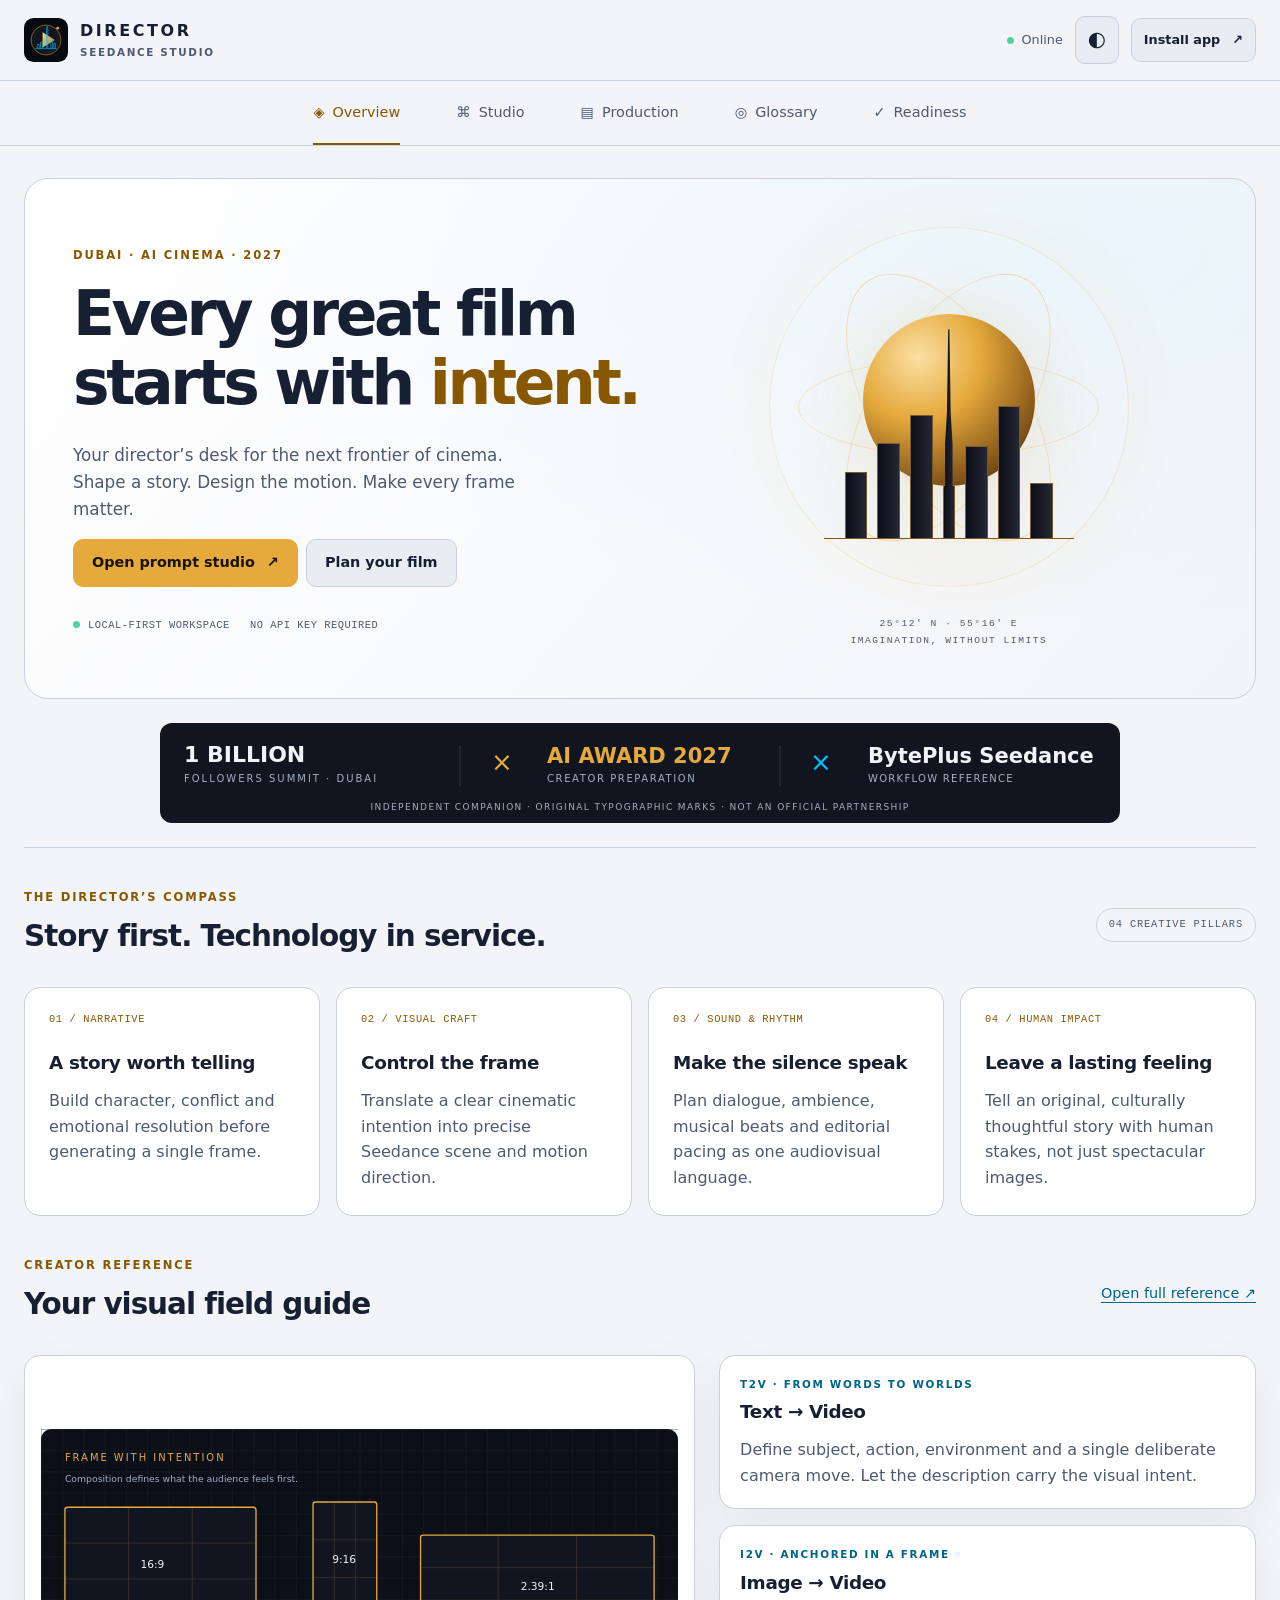
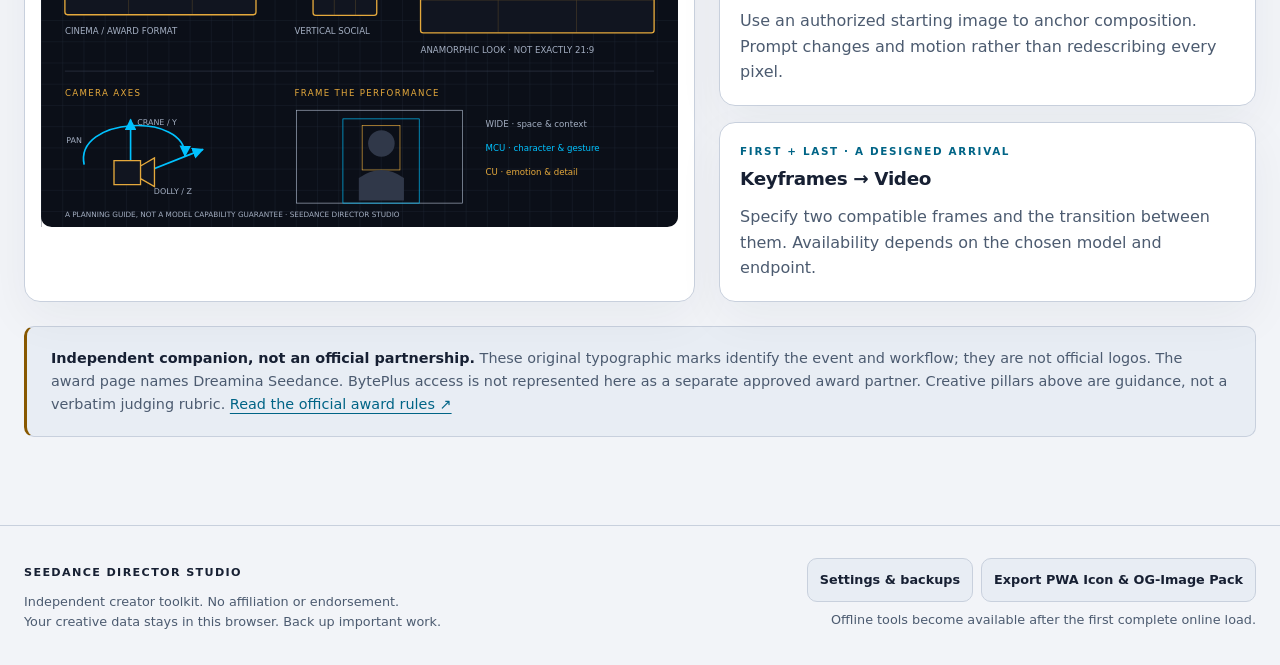
<file: index.html>
<!doctype html>
<html lang="en" data-theme="dark">
  <head>
    <meta charset="utf-8" />
    <meta
      name="viewport"
      content="width=device-width, initial-scale=1, viewport-fit=cover"
    />
    <title>Seedance Director Studio — Independent AI Film Companion</title>
    <meta
      name="description"
      content="An independent, offline-ready AI filmmaking workspace: Seedance prompt architecture, shot planning, runtime estimates, cinema glossary and AI Award 2027 preparation."
    />
    <meta name="theme-color" content="#080A0F" />
    <meta name="color-scheme" content="dark light" />
    <meta name="apple-mobile-web-app-capable" content="yes" />
    <meta
      name="apple-mobile-web-app-status-bar-style"
      content="black-translucent"
    />
    <meta name="apple-mobile-web-app-title" content="Director Studio" />
    <meta name="mobile-web-app-capable" content="yes" />
    <meta property="og:type" content="website" />
    <meta property="og:title" content="Seedance Director Studio" />
    <meta
      property="og:description"
      content="From first idea to final frame. Your independent, offline AI cinema workspace."
    />
    <meta property="og:image" content="./icons/og-image.png" />
    <meta property="og:image:width" content="1200" />
    <meta property="og:image:height" content="630" />
    <meta
      property="og:image:alt"
      content="Seedance Director Studio, independent AI cinema workspace"
    />
    <meta name="twitter:card" content="summary_large_image" />
    <meta name="twitter:title" content="Seedance Director Studio" />
    <meta
      name="twitter:description"
      content="An independent offline AI cinema workspace."
    />
    <meta name="twitter:image" content="./icons/og-image.png" />
    <link rel="manifest" href="./manifest.webmanifest" />
    <link rel="icon" href="./favicon.svg" type="image/svg+xml" />
    <link rel="alternate icon" href="./favicon.ico" sizes="16x16 32x32 48x48" />
    <link rel="apple-touch-icon" href="./apple-touch-icon.png" />
    <link rel="stylesheet" href="./css/styles.css" />
    <script src="./js/data.js" defer></script>
    <script src="./scripts/generate-icons.js" defer></script>
    <script src="./js/app.js" defer></script>
  </head>
  <body>
    <a class="skip-link" href="#main">Skip to workspace</a>
    <header class="app-header">
      <a class="brand" href="#hub" aria-label="Director Studio home"
        ><img src="./favicon.svg" width="44" height="44" alt="" /><span
          >DIRECTOR<span class="brand-sub">SEEDANCE STUDIO</span></span
        ></a
      >
      <div class="header-actions">
        <span id="connection" class="status" role="status"
          >Checking connection</span
        ><button
          id="theme-toggle"
          class="icon-button"
          aria-label="Switch color theme"
          title="Switch color theme"
        >
          ◐</button
        ><button class="button small" id="install-button">
          Install app <span aria-hidden="true">↗</span>
        </button>
      </div>
    </header>
    <nav class="main-nav" aria-label="Workspace">
      <a href="#hub" data-view="hub" aria-current="page"
        ><span aria-hidden="true">◈</span><span>Overview</span></a
      ><a href="#studio" data-view="studio"
        ><span aria-hidden="true">⌘</span><span>Studio</span></a
      ><a href="#toolkit" data-view="toolkit"
        ><span aria-hidden="true">▤</span><span>Production</span></a
      ><a href="#glossary" data-view="glossary"
        ><span aria-hidden="true">◎</span><span>Glossary</span></a
      ><a href="#readiness" data-view="readiness"
        ><span aria-hidden="true">✓</span><span>Readiness</span></a
      >
    </nav>
    <div id="update-banner" class="notice update-banner" hidden>
      A new studio version is ready. Save or export your work before reloading.
      <button id="update-button" class="button small">Update now</button>
    </div>
    <div id="storage-warning" class="notice error" role="alert" hidden>
      Device storage is unavailable or full. Changes remain in this session
      only. Export a project backup to keep your work.
    </div>
    <main id="main" tabindex="-1">
      <section id="view-hub" class="view" aria-labelledby="hub-title">
        <div class="hero">
          <div class="hero-content">
            <p class="eyebrow">DUBAI · AI CINEMA · 2027</p>
            <h1 id="hub-title">
              Every great film<br />starts with <em>intent.</em>
            </h1>
            <p class="hero-description">
              Your director’s desk for the next frontier of cinema. Shape a
              story. Design the motion. Make every frame matter.
            </p>
            <div class="button-row">
              <a class="button primary" href="#studio"
                >Open prompt studio <span aria-hidden="true">↗</span></a
              ><a class="button" href="#toolkit">Plan your film</a>
            </div>
            <div class="hero-meta">
              <span><i class="dot"></i> LOCAL-FIRST WORKSPACE</span
              ><span>NO API KEY REQUIRED</span>
            </div>
          </div>
          <div class="hero-art" aria-hidden="true">
            <div class="orb">
              <div class="orbit o1"></div>
              <div class="orbit o2"></div>
              <div class="orbit o3"></div>
              <div class="sun"></div>
              <div class="skyline">
                <i></i><i></i><i></i><i></i><i></i><i></i><i></i>
              </div>
            </div>
            <span class="art-caption"
              >25°12′ N · 55°16′ E<br />IMAGINATION, WITHOUT LIMITS</span
            >
          </div>
        </div>
        <div class="lockup">
          <img
            src="./images/logo-partnership.svg"
            width="960"
            height="100"
            alt="1 Billion Followers Summit Dubai, AI Award 2027, and BytePlus Seedance workflow references. Independent companion, no affiliation."
          />
        </div>
        <div class="section-heading">
          <div>
            <p class="eyebrow">THE DIRECTOR’S COMPASS</p>
            <h2>Story first. Technology in service.</h2>
          </div>
          <span class="badge">04 CREATIVE PILLARS</span>
        </div>
        <div class="grid four">
          <article class="card pillar">
            <span class="card-number">01 / NARRATIVE</span>
            <h3>A story worth telling</h3>
            <p>
              Build character, conflict and emotional resolution before
              generating a single frame.
            </p>
          </article>
          <article class="card pillar">
            <span class="card-number">02 / VISUAL CRAFT</span>
            <h3>Control the frame</h3>
            <p>
              Translate a clear cinematic intention into precise Seedance scene
              and motion direction.
            </p>
          </article>
          <article class="card pillar">
            <span class="card-number">03 / SOUND & RHYTHM</span>
            <h3>Make the silence speak</h3>
            <p>
              Plan dialogue, ambience, musical beats and editorial pacing as one
              audiovisual language.
            </p>
          </article>
          <article class="card pillar">
            <span class="card-number">04 / HUMAN IMPACT</span>
            <h3>Leave a lasting feeling</h3>
            <p>
              Tell an original, culturally thoughtful story with human stakes,
              not just spectacular images.
            </p>
          </article>
        </div>
        <div class="section-heading">
          <div>
            <p class="eyebrow">CREATOR REFERENCE</p>
            <h2>Your visual field guide</h2>
          </div>
          <a
            href="./images/ref-cinematography.svg"
            target="_blank"
            rel="noopener"
            class="text-link"
            >Open full reference ↗</a
          >
        </div>
        <div class="grid reference-grid">
          <article class="card visual-reference">
            <img
              src="./images/ref-cinematography.svg"
              width="960"
              height="600"
              alt="Aspect ratios 16:9, 9:16 and 2.39:1; dolly, pan and crane camera axes; wide, medium and close-up framing."
            />
          </article>
          <div class="stack">
            <article class="card">
              <span class="eyebrow cyan">T2V · FROM WORDS TO WORLDS</span>
              <h3>Text → Video</h3>
              <p>
                Define subject, action, environment and a single deliberate
                camera move. Let the description carry the visual intent.
              </p>
            </article>
            <article class="card">
              <span class="eyebrow cyan">I2V · ANCHORED IN A FRAME</span>
              <h3>Image → Video</h3>
              <p>
                Use an authorized starting image to anchor composition. Prompt
                changes and motion rather than redescribing every pixel.
              </p>
            </article>
            <article class="card">
              <span class="eyebrow cyan"
                >FIRST + LAST · A DESIGNED ARRIVAL</span
              >
              <h3>Keyframes → Video</h3>
              <p>
                Specify two compatible frames and the transition between them.
                Availability depends on the chosen model and endpoint.
              </p>
            </article>
          </div>
        </div>
        <div class="notice">
          <strong>Independent companion, not an official partnership.</strong>
          These original typographic marks identify the event and workflow; they
          are not official logos. The award page names Dreamina Seedance.
          BytePlus access is not represented here as a separate approved award
          partner. Creative pillars above are guidance, not a verbatim judging
          rubric.
          <a
            href="https://www.1billionsummit.com/ai-award-2027"
            target="_blank"
            rel="noopener noreferrer"
            >Read the official award rules ↗</a
          >
        </div>
      </section>
      <section
        id="view-studio"
        class="view"
        aria-labelledby="studio-title"
        hidden
      >
        <div class="section-heading">
          <div>
            <p class="eyebrow">INTENT → DIRECTION → MOTION</p>
            <h1 id="studio-title">Prompt studio</h1>
            <p class="muted">
              A clear brief is your most powerful production tool.
            </p>
          </div>
          <span class="badge">SAVED ON THIS DEVICE</span>
        </div>
        <div class="studio-grid">
          <form id="prompt-form" class="card form-card">
            <fieldset>
              <legend><span class="step">01</span> Story & subject</legend>
              <div class="field">
                <label for="mode">Generation mode</label
                ><select id="mode" name="mode"></select>
              </div>
              <div class="field">
                <label for="subject">Subject / character</label
                ><input
                  id="subject"
                  name="subject"
                  maxlength="600"
                  placeholder="A young Emirati archivist in a sand-colored coat"
                />
              </div>
              <div class="field">
                <label for="action">Action / choreography</label
                ><textarea
                  id="action"
                  name="action"
                  rows="2"
                  maxlength="1200"
                  placeholder="She opens a memory capsule; light spills across her hands"
                ></textarea>
              </div>
              <div class="field">
                <label for="environment">Environment</label
                ><input
                  id="environment"
                  name="environment"
                  list="environments"
                  maxlength="600"
                  placeholder="Futuristic Dubai skyline at blue hour"
                /><datalist id="environments">
                  <option value="Futuristic Dubai skyline"></option>
                  <option value="Desert dunes at golden hour"></option>
                  <option value="A rain-soaked cyber-souk"></option>
                  <option value="An Al Fahidi courtyard at dawn"></option>
                </datalist>
              </div>
              <div class="field">
                <label for="tone">Emotional tone</label
                ><input
                  id="tone"
                  name="tone"
                  maxlength="300"
                  placeholder="Quiet wonder, intimate and hopeful"
                />
              </div>
            </fieldset>
            <fieldset>
              <legend><span class="step">02</span> Cinematic language</legend>
              <div class="grid two">
                <div class="field">
                  <label for="shot">Shot size</label
                  ><select id="shot" name="shot"></select>
                </div>
                <div class="field">
                  <label for="lens">Lens intent</label
                  ><select id="lens" name="lens"></select>
                </div>
              </div>
              <div class="field">
                <label for="lighting">Lighting</label
                ><select id="lighting" name="lighting"></select>
              </div>
              <div class="field">
                <label for="camera">Camera movement</label
                ><select id="camera" name="camera"></select>
              </div>
              <div class="field">
                <label for="motion"
                  >Motion intensity
                  <output id="motion-value" for="motion">4 / 10</output></label
                ><input
                  id="motion"
                  name="motion"
                  type="range"
                  min="1"
                  max="10"
                  value="4"
                /><span class="field-help"
                  >Creative direction, not a universal numeric Seedance API
                  setting.</span
                >
              </div>
            </fieldset>
            <fieldset>
              <legend><span class="step">03</span> Delivery planning</legend>
              <div class="grid two">
                <div class="field">
                  <label for="ratio">Aspect ratio</label
                  ><select id="ratio" name="ratio"></select>
                </div>
                <div class="field">
                  <label for="duration">Clip duration</label
                  ><select id="duration" name="duration">
                    <option value="5">5 seconds</option>
                    <option value="10">10 seconds</option>
                  </select>
                </div>
              </div>
              <div class="field">
                <label for="fps">Timeline / delivery frame rate</label
                ><select id="fps" name="fps">
                  <option value="24">24 fps · cinema</option>
                  <option value="30">30 fps · delivery target</option>
                  <option value="60">60 fps · delivery target</option></select
                ><span class="field-help"
                  >Not a promise of native generation support. Conform or
                  interpolate in post as needed.</span
                >
              </div>
              <div class="field">
                <label for="seed">Seed number</label>
                <div class="seed-row">
                  <input
                    type="number"
                    id="seed"
                    name="seed"
                    min="0"
                    max="4294967295"
                    step="1"
                    inputmode="numeric"
                  /><button
                    type="button"
                    id="random-seed"
                    class="button"
                    aria-label="Randomize seed"
                  >
                    ↻</button
                  ><button
                    type="button"
                    id="lock-seed"
                    class="button"
                    aria-pressed="false"
                  >
                    Lock
                  </button>
                </div>
              </div>
              <div class="field">
                <label for="avoid">Avoid / review notes</label
                ><textarea
                  id="avoid"
                  name="avoid"
                  rows="2"
                  maxlength="800"
                  placeholder="Check hand anatomy, signage and face continuity"
                ></textarea>
              </div>
            </fieldset>
          </form>
          <aside class="output-column">
            <article class="card output-card">
              <div class="section-heading compact">
                <span class="eyebrow cyan">LIVE DIRECTION BRIEF</span
                ><span class="live-dot">LIVE</span>
              </div>
              <pre
                id="prompt-output"
                tabindex="0"
                aria-label="Compiled prompt"
              ></pre>
              <button class="button primary full" id="copy-prompt">
                Copy prompt <span aria-hidden="true">⧉</span></button
              ><button class="button full" id="prompt-to-shot">
                Add to shot list <span aria-hidden="true">＋</span>
              </button>
              <p class="field-help">
                Copyable flags are explicitly prefixed <code>--plan-</code>.
                They are studio metadata, not executable API syntax. Lens,
                motion, frame rate and avoidance notes must be mapped to your
                chosen model’s supported controls.
              </p>
            </article>
            <article class="card">
              <h3>Direct one idea at a time.</h3>
              <p class="muted">
                A slow dolly into a held expression often tells more than five
                competing camera moves. Keep one dominant action, a stable
                subject description and an achievable endpoint.
              </p>
              <a
                class="text-link"
                href="https://docs.byteplus.com/en/docs/modelark/create-video-generation-task-api"
                target="_blank"
                rel="noopener noreferrer"
                >Check your ModelArk endpoint ↗</a
              >
            </article>
          </aside>
        </div>
        <div class="section-heading">
          <div>
            <p class="eyebrow">CURATED STARTING POINTS</p>
            <h2>Start with a cinematic intention</h2>
          </div>
          <span class="badge">8 DIRECTOR PRESETS</span>
        </div>
        <div id="presets" class="grid three"></div>
      </section>
      <section
        id="view-toolkit"
        class="view"
        aria-labelledby="toolkit-title"
        hidden
      >
        <div class="section-heading">
          <div>
            <p class="eyebrow">THE PRODUCTION DESK</p>
            <h1 id="toolkit-title">Plan the film. Protect the rhythm.</h1>
          </div>
          <button class="button primary" id="new-shot">Add a shot ＋</button>
        </div>
        <div class="stats-grid">
          <article class="card stat">
            <span>PLANNED SHOTS</span><strong id="shot-count">0</strong>
          </article>
          <article class="card stat">
            <span>TIMELINE RUNTIME</span><strong id="shot-runtime">0:00</strong>
          </article>
          <article class="card stat">
            <span>EDITED SHOTS</span><strong id="shot-edited">0</strong>
          </article>
        </div>
        <article class="card">
          <div class="section-heading compact">
            <h2>Scene & shot list</h2>
            <div class="button-row">
              <button class="button small" id="copy-markdown">
                Copy Markdown</button
              ><button class="button small" id="copy-csv">Copy CSV</button
              ><button class="button small" id="export-csv">Export CSV</button>
            </div>
          </div>
          <div id="shot-list"></div>
        </article>
        <article class="card calculator">
          <div>
            <p class="eyebrow cyan">RUNTIME & PACING</p>
            <h2>Know what the story needs.</h2>
            <p class="muted">
              Shot and render estimates are planning arithmetic, not a Seedance
              price quote. Allow extra handles, retries, audio and editorial
              breathing room.
            </p>
          </div>
          <form id="runtime-form" class="grid two">
            <div class="field">
              <label for="target-runtime">Target film length (seconds)</label
              ><input
                id="target-runtime"
                type="number"
                min="1"
                max="86400"
                value="360"
                required
              />
            </div>
            <div class="field">
              <label for="clip-duration">Usable seconds per shot</label
              ><select id="clip-duration">
                <option value="5">5 seconds</option>
                <option value="10">10 seconds</option>
              </select>
            </div>
            <div class="field">
              <label for="takes">Takes per selected shot</label
              ><select id="takes">
                <option value="3">3 takes</option>
                <option value="4">4 takes</option>
              </select>
            </div>
            <div class="field">
              <label for="credit-rate">Optional credits per render</label
              ><input
                id="credit-rate"
                type="number"
                min="0"
                max="1000000"
                step="0.01"
                placeholder="Enter your provider rate"
              />
            </div>
          </form>
          <div id="runtime-result" class="result-panel" role="status"></div>
        </article>
      </section>
      <section
        id="view-glossary"
        class="view"
        aria-labelledby="glossary-title"
        hidden
      >
        <div class="section-heading">
          <div>
            <p class="eyebrow">LEARN THE LANGUAGE OF AI CINEMA</p>
            <h1 id="glossary-title">The director’s lexicon</h1>
            <p class="muted">
              Practical definitions. Reusable direction. No magic switches.
            </p>
          </div>
          <span class="badge" id="glossary-count"></span>
        </div>
        <div class="card filters">
          <div class="field">
            <label for="glossary-search"
              >Search terms, definitions or modifiers</label
            ><input
              type="search"
              id="glossary-search"
              placeholder="Try temporal consistency, lens, LUT…"
            />
          </div>
          <div class="field">
            <label for="glossary-category">Category</label
            ><select id="glossary-category">
              <option value="all">All categories</option>
            </select>
          </div>
        </div>
        <div id="glossary-list" class="grid three"></div>
      </section>
      <section
        id="view-readiness"
        class="view"
        aria-labelledby="readiness-title"
        hidden
      >
        <div class="section-heading">
          <div>
            <p class="eyebrow">FROM ROUGH CUT TO SUBMISSION</p>
            <h1 id="readiness-title">Ready for the big screen.</h1>
            <p class="muted">
              A production aid, not an eligibility certification.
            </p>
          </div>
          <a
            href="https://www.1billionsummit.com/ai-award-2027"
            target="_blank"
            rel="noopener noreferrer"
            class="button"
            >Official award page ↗</a
          >
        </div>
        <div class="grid reference-grid">
          <article class="card">
            <span class="eyebrow cyan">READINESS TRACKER</span>
            <h2>Make the final checks count.</h2>
            <div class="progress-heading">
              <span id="checklist-label">0 completed</span
              ><strong id="checklist-percent">0%</strong>
            </div>
            <progress
              id="checklist-progress"
              max="100"
              value="0"
              aria-labelledby="checklist-label"
            ></progress>
            <div id="checklist"></div>
          </article>
          <aside class="stack">
            <article class="card">
              <span class="eyebrow">AWARD PAGE SNAPSHOT · 14 NOV 2026</span>
              <h2>One film. One connected story.</h2>
              <dl class="spec-list">
                <div>
                  <dt>Runtime</dt>
                  <dd>5–7 minutes</dd>
                </div>
                <div>
                  <dt>Picture</dt>
                  <dd>16:9 · 1080p</dd>
                </div>
                <div>
                  <dt>Container</dt>
                  <dd>MOV or MP4</dd>
                </div>
                <div>
                  <dt>Language</dt>
                  <dd>English subtitles required</dd>
                </div>
                <div>
                  <dt>Primary generation</dt>
                  <dd>At least 70% Seedance</dd>
                </div>
                <div>
                  <dt>Submission deadline</dt>
                  <dd>20 November 2026</dd>
                </div>
              </dl>
              <p class="field-help">
                Page schedules and terms can change. Confirm intro placement and
                runtime treatment in the current terms. 4K is an optional
                workflow master, not the stated submission resolution.
              </p>
              <a
                class="text-link"
                href="https://www.1billionsummit.com/ai-award-2027"
                target="_blank"
                rel="noopener noreferrer"
                >Verify live requirements ↗</a
              >
            </article>
            <article class="card">
              <h3>Choose a human theme</h3>
              <p>
                Society, Community & Humanitarian Issues; Truth, Fake News &
                Misinformation; Humans & AI; Climate, Nature & Our Changing
                Planet; or Human Relationships.
              </p>
            </article>
            <article class="card">
              <h3>Ownership starts before the edit.</h3>
              <p>
                Keep licenses for references, music, performances and voices.
                Retain generation records and consent documentation. Your
                checked boxes are a personal record, not legal advice.
              </p>
            </article>
          </aside>
        </div>
      </section>
    </main>
    <footer>
      <div>
        <strong>SEEDANCE DIRECTOR STUDIO</strong>
        <p>
          Independent creator toolkit. No affiliation or endorsement.<br />Your
          creative data stays in this browser. Back up important work.
        </p>
      </div>
      <div class="footer-actions">
        <button class="button small" id="settings-button">
          Settings & backups</button
        ><button class="button small" id="export-assets">
          Export PWA Icon & OG-Image Pack</button
        ><span id="cache-status" class="field-help" role="status"
          >Offline tools become available after the first complete online
          load.</span
        >
      </div>
    </footer>
    <div
      id="toast"
      role="status"
      aria-live="polite"
      aria-atomic="true"
      class="toast"
      hidden
    ></div>
    <dialog id="shot-dialog" aria-labelledby="shot-dialog-title">
      <form id="shot-form">
        <div class="section-heading compact">
          <h2 id="shot-dialog-title">Shot direction</h2>
          <button
            type="button"
            class="icon-button close-dialog"
            aria-label="Close shot editor"
          >
            ×
          </button>
        </div>
        <input type="hidden" id="shot-id" />
        <div class="field">
          <label for="shot-title">Scene / shot title</label
          ><input
            id="shot-title"
            maxlength="160"
            required
            placeholder="01 · The archive awakens"
          />
        </div>
        <div class="field">
          <label for="shot-prompt">Seedance direction brief</label
          ><textarea
            id="shot-prompt"
            rows="6"
            maxlength="12000"
            required
          ></textarea>
        </div>
        <div class="grid two">
          <div class="field">
            <label for="shot-seconds">Duration (seconds)</label
            ><input
              id="shot-seconds"
              type="number"
              min="0.1"
              max="3600"
              step="0.1"
              value="5"
              required
            />
          </div>
          <div class="field">
            <label for="shot-status">Status</label
            ><select id="shot-status">
              <option>Draft</option>
              <option>Generating</option>
              <option>Upscaled</option>
              <option>Edited</option>
            </select>
          </div>
        </div>
        <div class="field">
          <label for="shot-camera">Camera move</label
          ><select id="shot-camera"></select>
        </div>
        <div class="button-row">
          <button type="submit" class="button primary">Save shot</button
          ><button type="button" class="button close-dialog">Cancel</button>
        </div>
      </form>
    </dialog>
    <dialog id="install-dialog" aria-labelledby="install-title">
      <div class="section-heading compact">
        <h2 id="install-title">Take the studio with you.</h2>
        <button
          class="icon-button close-dialog"
          aria-label="Close install help"
        >
          ×
        </button>
      </div>
      <p id="install-instructions">
        Use your browser’s Install app or Add to Home Screen command. On iPhone
        or iPad, open this page in Safari, tap Share, then Add to Home Screen
        and confirm Open as Web App.
      </p>
      <p class="muted">
        Installation needs HTTPS or localhost and a supported browser. Open the
        app online once and wait for the offline-ready notice. An installed app
        and local storage are not a backup.
      </p>
    </dialog>
    <dialog id="settings-dialog" aria-labelledby="settings-title">
      <div class="section-heading compact">
        <h2 id="settings-title">Your workspace, your control.</h2>
        <button class="icon-button close-dialog" aria-label="Close settings">
          ×
        </button>
      </div>
      <div class="field">
        <label for="theme-preference">Appearance</label
        ><select id="theme-preference">
          <option value="system">Follow device</option>
          <option value="dark">Cinema dark</option>
          <option value="light">Daylight light</option>
        </select>
      </div>
      <div class="button-row">
        <button class="button primary" id="export-project">
          Export project JSON</button
        ><label class="button file-label" for="import-project"
          >Import project JSON</label
        ><input
          class="sr-only"
          type="file"
          id="import-project"
          accept="application/json,.json"
        />
      </div>
      <p class="field-help">
        Import replaces prompts, shots, calculator settings and checklist after
        confirmation. No account sync or server upload. A corrupted or
        incompatible import is rejected.
      </p>
      <p class="muted">
        This is a planning workspace, not a video generator or award submission
        portal. No rendering credentials are collected. Generated reference
        assets are original illustrative artwork.
      </p>
      <div class="button-row">
        <button id="reset-workspace" class="button danger">
          Reset workspace</button
        ><button id="check-update" class="button">Check for updates</button>
      </div>
    </dialog>
    <dialog id="confirm-dialog" aria-labelledby="confirm-title">
      <h2 id="confirm-title">Confirm workspace change</h2>
      <p id="confirm-message"></p>
      <div class="button-row">
        <button id="confirm-yes" class="button danger">Confirm</button
        ><button id="confirm-no" class="button">Cancel</button>
      </div>
    </dialog>
    <noscript
      ><div class="notice error">
        Enable JavaScript for interactive tools. The
        <a href="./offline.html">offline help page</a> and
        <a href="./images/ref-cinematography.svg">cinematography reference</a>
        remain readable.
      </div></noscript
    >
    <script>
      if ("serviceWorker" in navigator) {
        window.addEventListener("load", function () {
          navigator.serviceWorker.register("./sw.js").catch(function () {
            var e = document.getElementById("cache-status");
            if (e)
              e.textContent =
                "Offline caching unavailable. Use HTTPS or localhost and allow browser storage.";
          });
        });
      }
    </script>
  </body>
</html>
</file>
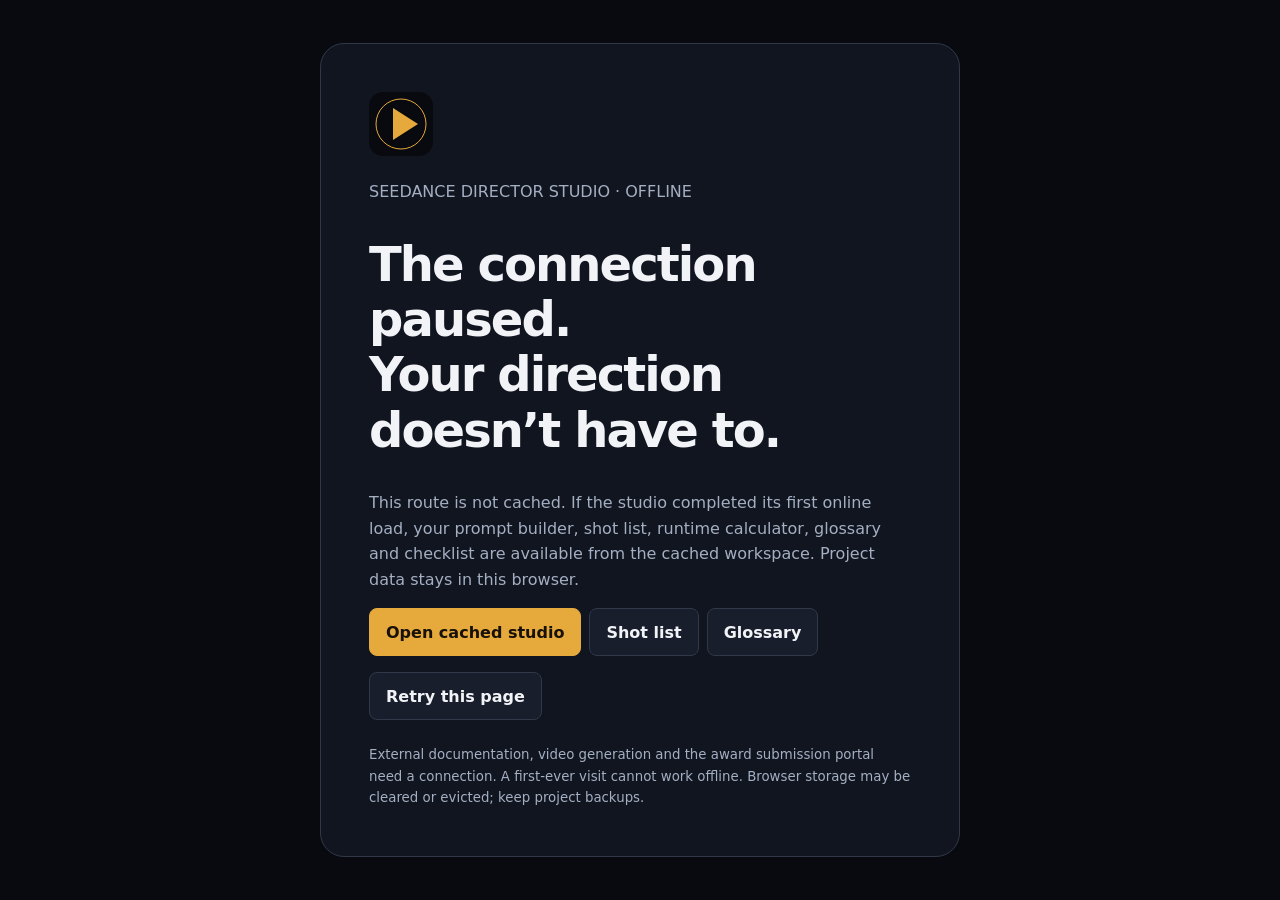
<file: offline.html>
<!doctype html>
<html lang="en">
  <head>
    <meta charset="utf-8" />
    <meta
      name="viewport"
      content="width=device-width,initial-scale=1,viewport-fit=cover"
    />
    <meta name="theme-color" content="#080A0F" />
    <meta name="robots" content="noindex" />
    <title>Offline — Seedance Director Studio</title>
    <link
      rel="icon"
      href="data:image/svg+xml,%3Csvg xmlns='http://www.w3.org/2000/svg' viewBox='0 0 64 64'%3E%3Crect width='64' height='64' rx='14' fill='%23080a0f'/%3E%3Cpath d='M24 14 51 32 24 50Z' fill='%23e5a93c'/%3E%3C/svg%3E"
      type="image/svg+xml"
    />
    <style>
      :root {
        color-scheme: dark;
        font:
          16px/1.6 system-ui,
          sans-serif;
        background: #080a0f;
        color: #f2f3f7;
      }
      * {
        box-sizing: border-box;
      }
      body {
        margin: 0;
        min-height: 100svh;
        display: grid;
        place-items: center;
        padding: calc(24px + env(safe-area-inset-top))
          max(24px, env(safe-area-inset-right))
          calc(24px + env(safe-area-inset-bottom))
          max(24px, env(safe-area-inset-left));
      }
      main {
        width: 100%;
        max-width: 640px;
        padding: clamp(24px, 5vw, 48px);
        border: 1px solid #303849;
        background: #111520;
        border-radius: 24px;
      }
      svg {
        width: 64px;
        height: 64px;
      }
      h1 {
        font-size: clamp(2rem, 6vw, 3rem);
        line-height: 1.15;
        letter-spacing: -0.04em;
      }
      p {
        color: #a4afc2;
      }
      nav {
        display: flex;
        flex-wrap: wrap;
        gap: 8px;
      }
      a,
      button {
        display: inline-flex;
        align-items: center;
        justify-content: center;
        min-height: 48px;
        padding: 12px 16px;
        background: #e5a93c;
        border: 1px solid #e5a93c;
        border-radius: 8px;
        color: #171109;
        font: 600 16px system-ui;
        text-decoration: none;
        cursor: pointer;
      }
      a:focus-visible,
      button:focus-visible {
        outline: 3px solid #00c2ff;
        outline-offset: 4px;
      }
      .secondary {
        background: #181e2b;
        color: #f2f3f7;
        border-color: #303849;
      }
      small {
        display: block;
        color: #a4afc2;
        margin-top: 24px;
      }
    </style>
  </head>
  <body>
    <main>
      <svg
        xmlns="http://www.w3.org/2000/svg"
        viewBox="0 0 64 64"
        role="img"
        aria-label="Director Studio emblem"
      >
        <rect width="64" height="64" rx="14" fill="#080a0f" />
        <circle cx="32" cy="32" r="25" fill="none" stroke="#e5a93c" />
        <path d="M24 16 49 32 24 48Z" fill="#e5a93c" />
      </svg>
      <p>SEEDANCE DIRECTOR STUDIO · OFFLINE</p>
      <h1>The connection paused.<br />Your direction doesn’t have to.</h1>
      <p>
        This route is not cached. If the studio completed its first online load,
        your prompt builder, shot list, runtime calculator, glossary and
        checklist are available from the cached workspace. Project data stays in
        this browser.
      </p>
      <nav aria-label="Cached tools">
        <a href="./#studio">Open cached studio</a
        ><a class="secondary" href="./#toolkit">Shot list</a
        ><a class="secondary" href="./#glossary">Glossary</a>
      </nav>
      <p><button id="retry" class="secondary">Retry this page</button></p>
      <small
        >External documentation, video generation and the award submission
        portal need a connection. A first-ever visit cannot work offline.
        Browser storage may be cleared or evicted; keep project backups.</small
      >
    </main>
    <script>
      document.getElementById("retry").addEventListener("click", function () {
        location.reload();
      });
      if ("serviceWorker" in navigator) {
        navigator.serviceWorker.getRegistration().then(function (reg) {
          if (reg) {
            var root = reg.scope;
            document.querySelectorAll("nav a").forEach(function (a) {
              a.href = root + a.hash;
            });
          }
        });
      }
    </script>
  </body>
</html>
</file>
<file: css/styles.css>
@charset "UTF-8";
:root {
  --space-1: 4px;
  --space-2: 8px;
  --space-3: 12px;
  --space-4: 16px;
  --space-5: 24px;
  --space-6: 32px;
  --space-7: 48px;
  --space-8: 64px;
  --bg: #080a0f;
  --card: #111520;
  --raised: #181e2b;
  --text: #f2f3f7;
  --muted: #a4afc2;
  --gold: #e5a93c;
  --cyan: #00c2ff;
  --line: #303849;
  --input: #0b0f18;
  --shadow: 0 16px 48px #0003;
  --radius: 16px;
  --radius-sm: 10px;
  --ui:
    "Plus Jakarta Sans", system-ui, -apple-system, BlinkMacSystemFont,
    "Segoe UI", sans-serif;
  --mono: "JetBrains Mono", ui-monospace, SFMono-Regular, Consolas, monospace;
  color-scheme: dark;
  font-family: var(--ui);
  font-size: 16px;
  line-height: 1.6;
  background: var(--bg);
  color: var(--text);
}
:root[data-theme="light"] {
  --bg: #f2f4f8;
  --card: #fff;
  --raised: #e8edf4;
  --text: #172033;
  --muted: #4c5b70;
  --gold: #885800;
  --cyan: #006486;
  --line: #c8d0dd;
  --input: #f7f9fc;
  --shadow: 0 16px 48px #1826400d;
  color-scheme: light;
}
* {
  box-sizing: border-box;
}
html {
  scroll-behavior: smooth;
  scroll-padding-top: 180px;
}
body {
  margin: 0;
  min-width: 0;
  overflow-wrap: anywhere;
}
body:has(dialog[open]) {
  overflow: hidden;
}
button,
input,
textarea,
select {
  font: inherit;
  color: inherit;
}
button,
a,
input,
select,
textarea {
  -webkit-tap-highlight-color: transparent;
}
a {
  color: var(--cyan);
  text-underline-offset: 4px;
}
button {
  cursor: pointer;
}
button:disabled {
  opacity: 0.48;
  cursor: not-allowed;
}
button:active,
.button:active {
  transform: translateY(1px);
}
button:focus-visible,
a:focus-visible,
input:focus-visible,
select:focus-visible,
textarea:focus-visible,
pre:focus-visible,
summary:focus-visible {
  outline: 3px solid var(--cyan);
  outline-offset: 4px;
}
img,
svg {
  max-width: 100%;
  height: auto;
  display: block;
}
h1,
h2,
h3,
p {
  margin-top: 0;
}
h1 {
  font-size: clamp(2rem, 4.8vw, 4.5rem);
  line-height: 1.12;
  letter-spacing: -0.055em;
  margin-bottom: var(--space-5);
  font-weight: 650;
}
h2 {
  font-size: clamp(1.4rem, 2.3vw, 2rem);
  line-height: 1.25;
  letter-spacing: -0.035em;
  margin-bottom: var(--space-4);
}
h3 {
  font-size: 1.15rem;
  line-height: 1.35;
  letter-spacing: -0.02em;
  margin-bottom: var(--space-3);
}
p {
  margin-bottom: var(--space-4);
}
p:last-child {
  margin-bottom: 0;
}
em {
  font-style: normal;
  color: var(--gold);
}
[hidden] {
  display: none !important;
}
.sr-only {
  position: absolute;
  width: 1px;
  height: 1px;
  padding: 0;
  margin: -1px;
  overflow: hidden;
  clip-path: inset(50%);
  white-space: nowrap;
  border: 0;
}
.skip-link {
  position: fixed;
  top: -100px;
  left: 16px;
  padding: 12px 20px;
  background: var(--gold);
  color: #080a0f;
  z-index: 100;
}
.skip-link:focus {
  top: 16px;
}
.app-header {
  display: flex;
  align-items: center;
  justify-content: space-between;
  gap: 16px;
  padding: calc(16px + env(safe-area-inset-top))
    max(24px, env(safe-area-inset-right)) 16px
    max(24px, env(safe-area-inset-left));
  border-bottom: 1px solid var(--line);
  background: var(--bg);
  position: relative;
  z-index: 20;
}
.brand {
  display: flex;
  gap: 12px;
  align-items: center;
  color: var(--text);
  font-size: 1rem;
  font-weight: 750;
  letter-spacing: 0.16em;
  text-decoration: none;
  line-height: 1.3;
  flex-shrink: 0;
}
.brand-sub {
  display: block;
  font-size: 0.65rem;
  color: var(--muted);
  letter-spacing: 0.16em;
  margin-top: 4px;
}
.header-actions {
  display: flex;
  align-items: center;
  gap: 12px;
  flex-wrap: wrap;
  justify-content: flex-end;
}
.status {
  font-size: 0.8rem;
  color: var(--muted);
  display: flex;
  gap: 8px;
  align-items: center;
}
.status:before,
.dot {
  content: "";
  display: inline-block;
  background: #52d2a4;
  width: 7px;
  height: 7px;
  border-radius: 50%;
  flex-shrink: 0;
}
.status.offline:before {
  background: var(--gold);
}
.main-nav {
  display: flex;
  justify-content: center;
  gap: var(--space-5);
  padding: 8px max(16px, env(safe-area-inset-right)) 8px
    max(16px, env(safe-area-inset-left));
  background: var(--bg);
  border-bottom: 1px solid var(--line);
  position: sticky;
  top: 0;
  z-index: 15;
}
.main-nav a {
  min-height: 48px;
  display: flex;
  gap: 8px;
  align-items: center;
  color: var(--muted);
  text-decoration: none;
  font-size: 0.9rem;
  padding: 8px 16px;
  border-radius: 8px;
  position: relative;
}
.main-nav a:hover {
  background: var(--raised);
  color: var(--text);
}
.main-nav a[aria-current] {
  color: var(--gold);
}
.main-nav a[aria-current]:after {
  content: "";
  position: absolute;
  height: 2px;
  bottom: -8px;
  left: 16px;
  right: 16px;
  background: var(--gold);
}
main {
  max-width: 1328px;
  margin: auto;
  padding: var(--space-6) max(24px, env(safe-area-inset-right)) var(--space-8)
    max(24px, env(safe-area-inset-left));
  outline: none;
}
.view {
  animation: arrive 0.25s ease;
}
@keyframes arrive {
  from {
    transform: translateY(5px);
  }
  to {
    transform: none;
  }
}
.eyebrow {
  font-size: 0.72rem;
  letter-spacing: 0.16em;
  font-weight: 650;
  color: var(--gold);
  margin-bottom: 16px;
  text-transform: uppercase;
}
.cyan {
  color: var(--cyan);
}
.muted {
  color: var(--muted);
}
.hero {
  display: grid;
  grid-template-columns: 1.15fr 1fr;
  gap: 24px;
  min-height: 460px;
  align-items: center;
  position: relative;
  border: 1px solid var(--line);
  border-radius: 24px;
  padding: 48px;
  overflow: hidden;
  background:
    radial-gradient(ellipse at 85% 15%, #00c2ff0d, transparent 60%),
    linear-gradient(130deg, var(--card), var(--bg));
}
.hero h1 {
  margin-bottom: 24px;
}
.hero-description {
  color: var(--muted);
  max-width: 460px;
  font-size: 1.05rem;
}
.hero-meta {
  display: flex;
  flex-wrap: wrap;
  gap: 20px;
  margin-top: 32px;
  font: 0.65rem var(--mono);
  letter-spacing: 0.05em;
  color: var(--muted);
}
.hero-meta span {
  display: flex;
  align-items: center;
  gap: 8px;
}
.hero-art {
  align-self: stretch;
  display: grid;
  align-content: center;
  justify-items: center;
  position: relative;
  min-width: 0;
}
.orb {
  width: 100%;
  max-width: 360px;
  aspect-ratio: 1;
  position: relative;
  border-radius: 50%;
  background: radial-gradient(ellipse at 50% 65%, #e5a93c1c, transparent 65%);
  border: 1px solid #e5a93c30;
  box-shadow:
    0 0 0 20px #e5a93c03,
    0 0 0 42px #e5a93c03;
}
.orbit {
  position: absolute;
  inset: 8%;
  border-radius: 50%;
  border: 1px solid #e5a93c65;
}
.o1 {
  transform: rotate(-32deg) scaleX(0.5);
}
.o2 {
  transform: rotate(32deg) scaleX(0.5);
}
.o3 {
  transform: scaleY(0.32);
}
.sun {
  position: absolute;
  width: 48%;
  height: 48%;
  left: 26%;
  top: 24%;
  border-radius: 50%;
  background: radial-gradient(
    circle at 32% 25%,
    #fbe0a4,
    #e5a93c 36%,
    #815217 75%,
    #131726
  );
  box-shadow: 0 0 60px #e5a93c20;
}
.skyline {
  position: absolute;
  bottom: 13%;
  width: 70%;
  left: 15%;
  height: 62%;
  display: flex;
  align-items: flex-end;
  gap: 4%;
  justify-content: center;
  border-bottom: 1px solid var(--gold);
}
.skyline i {
  width: 9%;
  background: linear-gradient(90deg, #0b0e17, #242735);
  border: 1px solid #e5a93c77;
  border-bottom: 0;
  height: 30%;
}
.skyline i:nth-child(2) {
  height: 43%;
}
.skyline i:nth-child(3) {
  height: 56%;
}
.skyline i:nth-child(4) {
  height: 95%;
  width: 5%;
  clip-path: polygon(
    45% 0,
    55% 0,
    65% 40%,
    80% 55%,
    80% 75%,
    100% 75%,
    100% 100%,
    0 100%,
    0 75%,
    20% 75%,
    20% 55%,
    35% 40%
  );
}
.skyline i:nth-child(5) {
  height: 42%;
}
.skyline i:nth-child(6) {
  height: 60%;
}
.skyline i:nth-child(7) {
  height: 25%;
}
.art-caption {
  font: 0.6rem/1.8 var(--mono);
  color: var(--muted);
  letter-spacing: 0.16em;
  text-align: center;
  margin-top: 28px;
}
.lockup {
  border-bottom: 1px solid var(--line);
  padding: 24px 0;
  margin-bottom: 40px;
}
.lockup img {
  max-width: 960px;
  width: 100%;
  margin: auto;
}
.section-heading {
  display: flex;
  justify-content: space-between;
  gap: 24px;
  align-items: center;
  margin: 40px 0 24px;
}
.section-heading > div {
  min-width: 0;
}
.section-heading h1,
.section-heading h2,
.section-heading p {
  margin-bottom: 8px;
}
.section-heading .eyebrow {
  margin-bottom: 12px;
}
.compact {
  margin: 0 0 24px;
  flex-wrap: wrap;
}
.badge {
  font: 0.65rem/1.5 var(--mono);
  color: var(--muted);
  letter-spacing: 0.08em;
  padding: 8px 12px;
  border: 1px solid var(--line);
  border-radius: 100px;
  white-space: normal;
  text-align: center;
}
.grid {
  display: grid;
  gap: 24px;
  min-width: 0;
}
.two {
  grid-template-columns: repeat(2, minmax(0, 1fr));
  gap: 16px;
}
.three {
  grid-template-columns: repeat(3, minmax(0, 1fr));
}
.four {
  grid-template-columns: repeat(4, minmax(0, 1fr));
  gap: 16px;
}
.card {
  border: 1px solid var(--line);
  background: var(--card);
  padding: 24px;
  border-radius: var(--radius);
  min-width: 0;
  box-shadow: var(--shadow);
}
.card p {
  color: var(--muted);
}
.pillar {
  box-shadow: none;
}
.card-number {
  display: block;
  color: var(--gold);
  font: 0.65rem/1.5 var(--mono);
  letter-spacing: 0.06em;
  margin-bottom: 24px;
}
.pillar p {
  font-size: 1rem;
}
.reference-grid {
  grid-template-columns: 1.25fr 1fr;
}
.visual-reference {
  display: flex;
  align-items: center;
  padding: 16px;
}
.visual-reference img {
  width: 100%;
}
.stack {
  display: grid;
  gap: 16px;
  align-content: start;
}
.stack .eyebrow {
  font-size: 0.65rem;
  display: block;
  margin-bottom: 8px;
}
.stack .card {
  padding: 20px;
}
.notice {
  padding: 20px 24px;
  background: var(--raised);
  border: 1px solid var(--line);
  border-left: 3px solid var(--gold);
  border-radius: var(--radius-sm);
  color: var(--muted);
  margin: 24px 0;
  font-size: 0.9rem;
}
.notice a {
  display: inline-block;
}
.notice strong {
  color: var(--text);
}
.error {
  border-color: #e97878;
}
.update-banner {
  margin: 16px 24px;
  display: flex;
  align-items: center;
  justify-content: space-between;
  gap: 16px;
}
.text-link {
  font-size: 0.9rem;
  min-height: 44px;
  display: inline-flex;
  align-items: center;
}
.button-row {
  display: flex;
  gap: 8px;
  flex-wrap: wrap;
  align-items: center;
}
.button,
.icon-button {
  display: inline-flex;
  justify-content: center;
  align-items: center;
  gap: 12px;
  min-height: 48px;
  min-width: 44px;
  padding: 11px 18px;
  background: var(--raised);
  border: 1px solid var(--line);
  border-radius: var(--radius-sm);
  font-size: 0.9rem;
  font-weight: 600;
  text-decoration: none;
  color: var(--text);
  transition:
    background 0.15s,
    border-color 0.15s,
    transform 0.15s;
}
.button:hover,
.icon-button:hover {
  border-color: var(--gold);
  background: var(--card);
}
.primary {
  background: #e5a93c;
  border-color: #e5a93c;
  color: #171109;
}
.primary:hover {
  background: #f2bb57;
  color: #171109;
}
.small {
  min-height: 44px;
  padding: 8px 12px;
  font-size: 0.8rem;
}
.icon-button {
  padding: 8px;
  width: 44px;
  height: 44px;
  font-size: 1.3rem;
}
.full {
  width: 100%;
}
.is-copied {
  border-color: #52d2a4 !important;
  background: #123a30 !important;
  color: #b0f5db !important;
}
.danger {
  color: #ffbaba;
  border-color: #a64b4b;
  background: #411f27;
}
:root[data-theme="light"] .danger {
  color: #881e2d;
  background: #fff1f1;
}
.studio-grid {
  display: grid;
  grid-template-columns: 1.05fr 1fr;
  gap: 24px;
  align-items: start;
}
.form-card {
  padding: 32px;
}
fieldset {
  border: 0;
  margin: 0 0 24px;
  padding: 0;
  min-width: 0;
}
fieldset:last-child {
  margin-bottom: 0;
}
legend {
  font-size: 1.15rem;
  font-weight: 600;
  padding: 0;
  margin-bottom: 24px;
  display: flex;
  align-items: center;
  gap: 12px;
}
.step {
  font: 0.75rem var(--mono);
  border: 1px solid var(--line);
  padding: 8px;
  border-radius: 8px;
  color: var(--gold);
}
.field {
  display: grid;
  gap: 8px;
  margin-bottom: 20px;
  min-width: 0;
}
.field label {
  font-weight: 500;
  font-size: 0.9rem;
  display: flex;
  justify-content: space-between;
  gap: 8px;
}
.field-help {
  font-size: 0.8rem;
  line-height: 1.6;
  color: var(--muted);
}
input,
select,
textarea {
  width: 100%;
  max-width: 100%;
  min-width: 0;
  min-height: 48px;
  border: 1px solid var(--line);
  border-radius: 8px;
  background: var(--input);
  padding: 12px;
  font-size: 1rem;
}
textarea {
  resize: vertical;
}
input::placeholder,
textarea::placeholder {
  color: var(--muted);
  opacity: 1;
}
input[type="range"] {
  padding: 0;
  accent-color: var(--gold);
}
input[type="checkbox"] {
  width: 24px;
  min-height: 24px;
  accent-color: var(--gold);
  flex-shrink: 0;
  margin: 0;
}
output {
  color: var(--gold);
  font-family: var(--mono);
}
.seed-row {
  display: grid;
  grid-template-columns: minmax(0, 1fr) auto auto;
  gap: 8px;
}
.output-column {
  display: grid;
  gap: 24px;
  position: sticky;
  top: 90px;
  min-width: 0;
}
.output-card {
  border-top: 2px solid var(--gold);
}
pre {
  white-space: pre-wrap;
  overflow-wrap: anywhere;
  word-break: break-word;
  font: 0.9rem/1.8 var(--mono);
  color: var(--text);
  padding: 24px;
  background: var(--input);
  border: 1px solid var(--line);
  border-radius: 8px;
  max-height: 600px;
  overflow: auto;
  min-height: 200px;
}
code {
  font-family: var(--mono);
}
.output-card .button {
  margin-bottom: 12px;
}
.output-card .field-help {
  margin-top: 8px;
}
.live-dot {
  color: var(--cyan);
  font: 0.65rem var(--mono);
  letter-spacing: 0.1em;
}
.live-dot:before {
  content: "";
  display: inline-block;
  width: 5px;
  height: 5px;
  background: var(--cyan);
  border-radius: 50%;
  margin-right: 8px;
}
.preset-card,
.glossary-card {
  display: flex;
  flex-direction: column;
  align-items: flex-start;
}
.preset-card p,
.glossary-card p {
  flex: 1;
}
.preset-card .button-row,
.glossary-card .button-row {
  margin-top: 16px;
}
.preset-card .eyebrow,
.glossary-card .eyebrow {
  font-size: 0.65rem;
  margin-bottom: 16px;
}
.stats-grid {
  display: grid;
  grid-template-columns: repeat(3, minmax(0, 1fr));
  gap: 16px;
  margin-bottom: 24px;
}
.stat span {
  display: block;
  font: 0.65rem/1.5 var(--mono);
  letter-spacing: 0.08em;
  color: var(--muted);
}
.stat strong {
  display: block;
  font-size: 2.4rem;
  letter-spacing: -0.05em;
  margin-top: 8px;
  color: var(--gold);
}
.shot-card {
  padding: 24px 0;
  border-top: 1px solid var(--line);
  display: grid;
  grid-template-columns: 48px minmax(0, 1fr);
  gap: 16px;
}
.shot-order {
  font: 1.4rem var(--mono);
  color: var(--gold);
}
.shot-card h3 {
  margin-bottom: 8px;
}
.shot-details {
  color: var(--muted);
  font-size: 0.85rem;
  margin-bottom: 8px;
  display: flex;
  flex-wrap: wrap;
  gap: 12px;
}
.shot-excerpt {
  white-space: pre-wrap;
  font-size: 0.9rem;
  color: var(--muted);
  max-height: 160px;
  overflow: auto;
}
.shot-actions {
  display: flex;
  gap: 8px;
  flex-wrap: wrap;
  margin-top: 16px;
}
.empty-state {
  text-align: center;
  color: var(--muted);
  padding: 48px 16px;
  border: 1px dashed var(--line);
  border-radius: 12px;
}
.empty-state strong {
  display: block;
  font-size: 1.2rem;
  color: var(--text);
  margin-bottom: 12px;
}
.calculator {
  margin-top: 24px;
  display: grid;
  grid-template-columns: 1fr 1.2fr;
  gap: 32px;
}
.result-panel {
  grid-column: 1/-1;
  border-top: 1px solid var(--line);
  padding-top: 24px;
  color: var(--text);
  display: flex;
  flex-wrap: wrap;
  gap: 24px;
}
.result-panel strong {
  display: block;
  color: var(--gold);
  font-size: 1.6rem;
}
.result-panel span {
  font-size: 0.9rem;
  color: var(--muted);
}
.filters {
  display: grid;
  grid-template-columns: 2fr 1fr;
  gap: 24px;
  margin-bottom: 24px;
}
.filters .field {
  margin-bottom: 0;
}
.glossary-card blockquote {
  font: 0.85rem/1.6 var(--mono);
  background: var(--input);
  color: var(--muted);
  padding: 16px;
  margin: 0;
  width: 100%;
  border-left: 2px solid var(--cyan);
}
.progress-heading {
  display: flex;
  justify-content: space-between;
  gap: 16px;
  font-size: 0.9rem;
  margin-top: 24px;
}
progress {
  width: 100%;
  height: 8px;
  appearance: none;
  border: 0;
  background: var(--raised);
  border-radius: 8px;
  overflow: hidden;
  margin: 12px 0 24px;
}
progress::-webkit-progress-bar {
  background: var(--raised);
}
progress::-webkit-progress-value {
  background: var(--gold);
}
progress::-moz-progress-bar {
  background: var(--gold);
}
.check-group {
  font-size: 0.8rem;
  color: var(--gold);
  letter-spacing: 0.08em;
  margin: 24px 0 8px;
}
.check-row {
  display: flex;
  align-items: flex-start;
  gap: 16px;
  min-height: 56px;
  padding: 16px 0;
  cursor: pointer;
  border-bottom: 1px solid var(--line);
}
.check-row input {
  margin-top: 3px;
}
.check-row span {
  min-width: 0;
}
.check-row small {
  display: block;
  color: var(--muted);
  font-size: 0.85rem;
  line-height: 1.6;
  margin-top: 4px;
}
.check-row:has(input:checked) > span > strong {
  color: var(--muted);
  text-decoration: line-through;
}
.spec-list {
  margin: 24px 0;
}
.spec-list div {
  display: flex;
  justify-content: space-between;
  gap: 16px;
  border-bottom: 1px solid var(--line);
  padding: 12px 0;
  font-size: 0.9rem;
}
.spec-list dt {
  color: var(--muted);
}
.spec-list dd {
  text-align: right;
  margin: 0;
}
footer {
  border-top: 1px solid var(--line);
  padding: 32px max(24px, env(safe-area-inset-right))
    calc(32px + env(safe-area-inset-bottom))
    max(24px, env(safe-area-inset-left));
  max-width: 1328px;
  margin: auto;
  display: flex;
  justify-content: space-between;
  align-items: flex-start;
  gap: 24px;
}
footer strong {
  font-size: 0.7rem;
  letter-spacing: 0.12em;
}
footer p {
  font-size: 0.8rem;
  color: var(--muted);
  margin-top: 8px;
}
.footer-actions {
  display: flex;
  gap: 8px;
  flex-wrap: wrap;
  justify-content: flex-end;
  max-width: 520px;
}
.footer-actions .field-help {
  width: 100%;
  text-align: right;
}
.toast {
  position: fixed;
  bottom: calc(24px + env(safe-area-inset-bottom));
  left: 50%;
  transform: translateX(-50%);
  z-index: 100;
  background: var(--text);
  color: var(--bg);
  padding: 16px 24px;
  box-shadow: var(--shadow);
  border-radius: 12px;
  width: max-content;
  max-width: calc(100% - 32px);
  font-size: 0.9rem;
}
dialog {
  background: var(--card);
  color: var(--text);
  border: 1px solid var(--line);
  border-radius: 20px;
  padding: 32px;
  max-width: 640px;
  width: calc(100% - 32px);
  max-height: calc(100dvh - 48px);
  overflow: auto;
  box-shadow: 0 32px 100px #0008;
}
dialog::backdrop {
  background: #000a;
  backdrop-filter: blur(8px);
}
dialog p {
  color: var(--muted);
}
dialog .section-heading h2 {
  margin: 0;
}
.file-label {
  cursor: pointer;
}
.skeleton {
  background: linear-gradient(90deg, var(--raised), var(--card), var(--raised));
  background-size: 200% 100%;
  animation: shimmer 1.2s linear infinite;
  min-height: 100px;
  border-radius: 12px;
}
@keyframes shimmer {
  to {
    background-position: -200% 0;
  }
}
.loading {
  opacity: 0.7;
  pointer-events: none;
}
@media (min-width: 1600px) {
  .hero {
    min-height: 520px;
  }
}
@media (max-width: 1100px) {
  .four {
    grid-template-columns: repeat(2, minmax(0, 1fr));
  }
  .three {
    grid-template-columns: repeat(2, minmax(0, 1fr));
  }
  .hero {
    padding: 32px;
  }
  .hero-art {
    padding: 16px;
  }
  .main-nav {
    gap: 8px;
  }
  .reference-grid {
    grid-template-columns: 1fr 1fr;
  }
}
@media (max-width: 767px) {
  html {
    scroll-padding-top: 24px;
  }
  .app-header {
    padding: calc(12px + env(safe-area-inset-top))
      max(16px, env(safe-area-inset-right)) 12px
      max(16px, env(safe-area-inset-left));
    gap: 8px;
    flex-wrap: wrap;
  }
  .brand {
    font-size: 0.8rem;
    gap: 8px;
  }
  .brand img {
    width: 36px;
  }
  .brand-sub {
    font-size: 0.55rem;
  }
  .header-actions {
    gap: 8px;
  }
  .header-actions .status {
    font-size: 0.7rem;
    max-width: 120px;
    line-height: 1.4;
  }
  .header-actions .button {
    font-size: 0.7rem;
    padding: 8px;
  }
  .main-nav {
    position: fixed;
    top: auto;
    bottom: 0;
    left: 0;
    right: 0;
    display: grid;
    grid-template-columns: repeat(5, minmax(0, 1fr));
    gap: 8px;
    padding: 8px max(8px, env(safe-area-inset-right))
      calc(8px + env(safe-area-inset-bottom))
      max(8px, env(safe-area-inset-left));
    border-top: 1px solid var(--line);
    border-bottom: 0;
    z-index: 30;
  }
  .main-nav a {
    flex-direction: column;
    gap: 0;
    padding: 4px 0;
    font-size: 0.62rem;
    min-width: 0;
    min-height: 48px;
    justify-content: center;
    line-height: 1.5;
  }
  .main-nav a > span:first-child {
    font-size: 1.1rem;
  }
  .main-nav a[aria-current]:after {
    top: -8px;
    bottom: auto;
    left: 8px;
    right: 8px;
  }
  .main-nav a[aria-current] {
    background: var(--raised);
  }
  main {
    padding: 24px max(16px, env(safe-area-inset-right)) 40px
      max(16px, env(safe-area-inset-left));
  }
  .hero {
    padding: 32px 24px;
    grid-template-columns: 1fr;
    gap: 32px;
  }
  .hero h1 {
    font-size: clamp(2.2rem, 9vw, 3.5rem);
  }
  .hero-art {
    display: none;
  }
  .hero-meta {
    gap: 12px;
    font-size: 0.6rem;
  }
  .hero-description {
    font-size: 1rem;
  }
  .lockup {
    margin-bottom: 24px;
    padding: 16px 0;
  }
  .section-heading {
    align-items: flex-start;
    gap: 16px;
    flex-wrap: wrap;
    margin-top: 32px;
  }
  .section-heading h1 {
    font-size: 2.2rem;
  }
  .grid,
  .studio-grid,
  .reference-grid,
  .calculator,
  .filters {
    grid-template-columns: 1fr;
  }
  .two {
    grid-template-columns: repeat(2, minmax(0, 1fr));
  }
  .four {
    grid-template-columns: repeat(2, minmax(0, 1fr));
    gap: 12px;
  }
  .pillar {
    padding: 20px 16px;
  }
  .card-number {
    font-size: 0.6rem;
    margin-bottom: 16px;
  }
  .pillar h3 {
    font-size: 1rem;
  }
  .card {
    padding: 20px;
  }
  .output-column {
    position: static;
  }
  .form-card {
    padding: 24px 20px;
  }
  .output-card pre {
    padding: 16px;
    font-size: 0.85rem;
  }
  .stats-grid {
    gap: 8px;
  }
  .stat {
    padding: 16px 12px;
  }
  .stat strong {
    font-size: 1.8rem;
  }
  .stat span {
    font-size: 0.55rem;
  }
  .shot-card {
    grid-template-columns: 28px minmax(0, 1fr);
    gap: 8px;
  }
  .shot-order {
    font-size: 1.1rem;
  }
  .calculator {
    gap: 16px;
  }
  .filters {
    gap: 16px;
  }
  .result-panel {
    gap: 20px;
  }
  .compact {
    margin-top: 0;
  }
  .spec-list div {
    flex-wrap: wrap;
  }
  .spec-list dd {
    text-align: left;
  }
  .toast {
    bottom: calc(88px + env(safe-area-inset-bottom));
  }
  footer {
    padding: 24px max(16px, env(safe-area-inset-right))
      calc(112px + env(safe-area-inset-bottom))
      max(16px, env(safe-area-inset-left));
    display: grid;
    gap: 16px;
  }
  .footer-actions {
    justify-content: flex-start;
  }
  .footer-actions .field-help {
    text-align: left;
  }
  .update-banner {
    margin: 16px;
    align-items: flex-start;
    flex-wrap: wrap;
  }
  dialog {
    padding: 24px 20px;
  }
  .check-row {
    gap: 12px;
  }
  .button {
    font-size: 0.85rem;
  }
  .visual-reference {
    padding: 8px;
  }
}
@media (max-width: 374px) {
  .four,
  .two {
    grid-template-columns: 1fr;
  }
  .header-actions {
    width: 100%;
    justify-content: space-between;
  }
  .header-actions .status {
    max-width: none;
  }
  .section-heading h1 {
    font-size: 1.9rem;
  }
  .hero {
    padding: 24px 20px;
  }
  .stats-grid {
    grid-template-columns: 1fr;
  }
  .stat {
    display: flex;
    align-items: center;
    justify-content: space-between;
    gap: 16px;
  }
  .stat strong {
    margin: 0;
  }
  .seed-row .button {
    padding: 8px;
  }
  .main-nav {
    gap: 8px;
  }
  .main-nav a {
    font-size: 0.58rem;
  }
}
@media (prefers-reduced-motion: reduce) {
  *,
  *::before,
  *::after {
    animation: none !important;
    transition: none !important;
    scroll-behavior: auto !important;
  }
}
@media (display-mode: standalone) {
  .app-header {
    user-select: none;
  }
  #install-button {
    display: none;
  }
}
@media print {
  .app-header,
  .main-nav,
  footer,
  .button,
  .icon-button,
  .toast {
    display: none !important;
  }
  body,
  main,
  .card {
    background: #fff;
    color: #111;
    box-shadow: none;
  }
  .view:not([hidden]) {
    display: block;
  }
  .card {
    break-inside: avoid;
  }
  main {
    max-width: none;
    padding: 0;
  }
}
</file>
